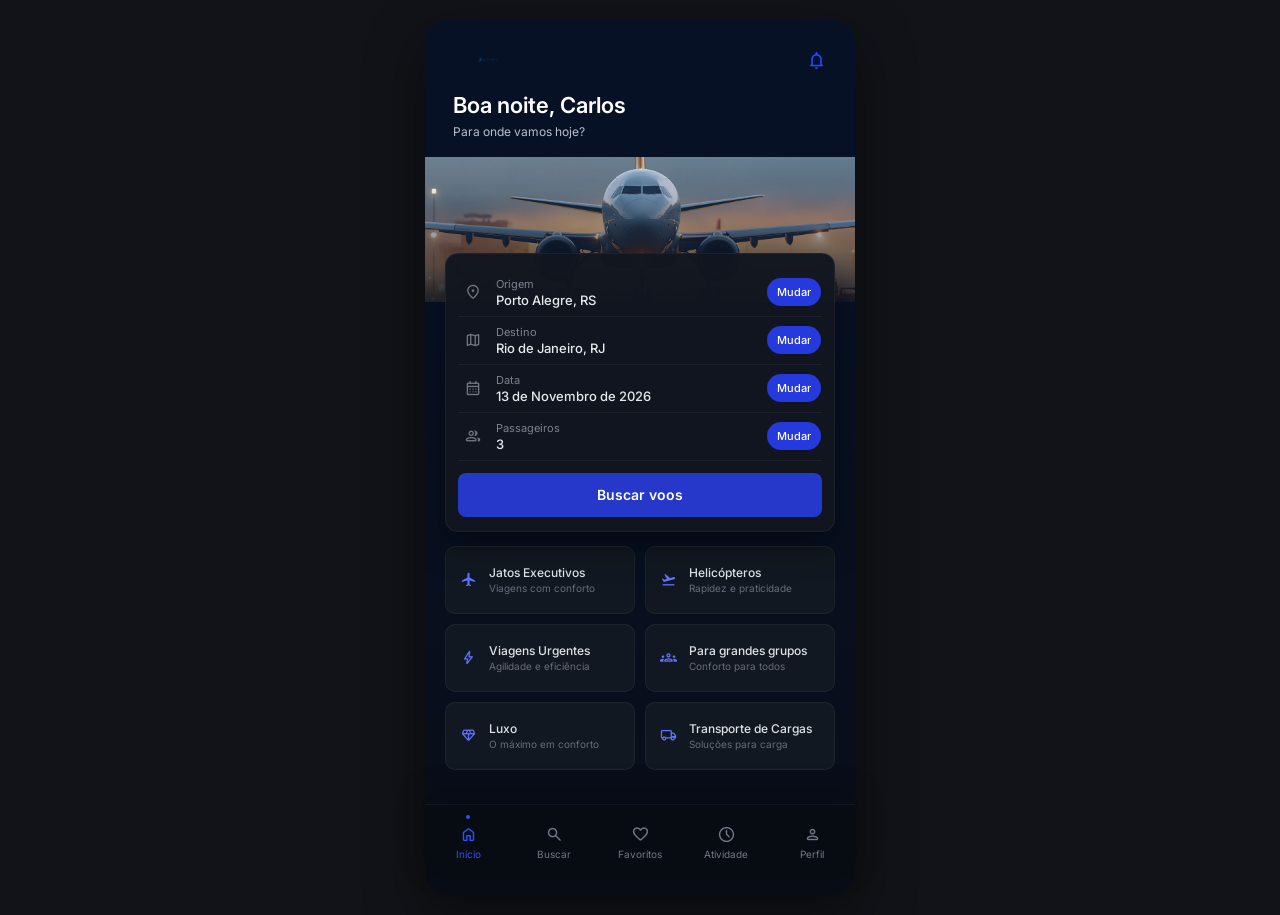
<file: index.html>
<!DOCTYPE html>
<html lang="pt-BR">
<head>
    <meta charset="UTF-8">
    <meta name="viewport" content="width=device-width, initial-scale=1.0">
    <meta name="description" content="Elevate - Busca de voos">
    <title>Elevate - Voos</title>

    <link rel="preconnect" href="https://fonts.googleapis.com">
    <link rel="preconnect" href="https://fonts.gstatic.com" crossorigin>
    <link href="https://fonts.googleapis.com/css2?family=Inter:wght@400;500;600;700&display=swap" rel="stylesheet">

    <link href="https://fonts.googleapis.com/css2?family=Material+Symbols+Rounded:opsz,wght,FILL,GRAD@20..48,400,0,0" rel="stylesheet">

    <link rel="stylesheet" href="css/style.css">
</head>

<body>

    <div class="app">

        <header class="header">

            <div class="logo-area">

            <!--LOGO-->
            <img src="assets/logo.png" alt="Logo Elevate" class="logo">

            </div>

            <button class="notification-button" aria-label="Notificações">
                <span class="material-symbols-rounded">notifications</span>
            </button>

        </header>

        <main class="main-content">

            <section class="welcome">
                <h1>Boa noite, Carlos</h1>
                <p>Para onde vamos hoje?</p>
            </section>

            <section class="hero">

                <img src="assets/aviao.png" alt="Avião executivo da Elevate" class="hero-image">

                <div class="hero-overlay"></div>

            </section>

            <section class="flight-search" aria-label="Buscar voos">

                <div class="search-field">

                    <div class="field-icon">
                        <span class="material-symbols-rounded">location_on</span>
                    </div>

                    <div class="field-content">
                        <span class="field-label">Origem</span>
                        <strong>Porto Alegre, RS</strong>
                    </div>

                    <button class="change-button">Mudar</button>

                </div>


                <div class="search-field">

                    <div class="field-icon">
                        <span class="material-symbols-rounded">map</span>
                    </div>

                    <div class="field-content">
                        <span class="field-label">Destino</span>
                        <strong>Rio de Janeiro, RJ</strong>
                    </div>

                    <button class="change-button">Mudar</button>

                </div>


                <div class="search-field">

                    <div class="field-icon">
                        <span class="material-symbols-rounded">calendar_month</span>
                    </div>

                    <div class="field-content">
                        <span class="field-label">Data</span>
                        <strong>13 de Novembro de 2026</strong>
                    </div>

                    <button class="change-button">Mudar</button>

                </div>


                <div class="search-field">

                    <div class="field-icon">
                        <span class="material-symbols-rounded">group</span>
                    </div>

                    <div class="field-content">
                        <span class="field-label">Passageiros</span>
                        <strong>3</strong>
                    </div>

                    <button class="change-button">Mudar</button>

                </div>


                <button class="search-button">
                    Buscar voos
                </button>

            </section>

            <section class="services">

                <article class="service-card">
                    <span class="service-icon material-symbols-rounded">
                        flight
                    </span>

                    <div>
                        <h2>Jatos Executivos</h2>
                        <p>Viagens com conforto</p>
                    </div>
                </article>


                <article class="service-card">
                    <span class="service-icon material-symbols-rounded">
                        flight_takeoff
                    </span>

                    <div>
                        <h2>Helicópteros</h2>
                        <p>Rapidez e praticidade</p>
                    </div>
                </article>


                <article class="service-card">
                    <span class="service-icon material-symbols-rounded">
                        bolt
                    </span>

                    <div>
                        <h2>Viagens Urgentes</h2>
                        <p>Agilidade e eficiência</p>
                    </div>
                </article>


                <article class="service-card">
                    <span class="service-icon material-symbols-rounded">
                        groups
                    </span>

                    <div>
                        <h2>Para grandes grupos</h2>
                        <p>Conforto para todos</p>
                    </div>
                </article>


                <article class="service-card">
                    <span class="service-icon material-symbols-rounded">
                        diamond
                    </span>

                    <div>
                        <h2>Luxo</h2>
                        <p>O máximo em conforto</p>
                    </div>
                </article>


                <article class="service-card">
                    <span class="service-icon material-symbols-rounded">
                        local_shipping
                    </span>

                    <div>
                        <h2>Transporte de Cargas</h2>
                        <p>Soluções para carga</p>
                    </div>
                </article>

            </section>

        </main>

        <nav class="bottom-navigation" aria-label="Navegação principal">

            <a href="#" class="nav-item active">
                <span class="material-symbols-rounded">home</span>
                <span>Início</span>
            </a>

            <a href="search.html" class="nav-item">
                <span class="material-symbols-rounded">search</span>
                <span>Buscar</span>
            </a>

            <a href="favorites.html" class="nav-item">
                <span class="material-symbols-rounded">favorite</span>
                <span>Favoritos</span>
            </a>

            <a href="atividade.html" class="nav-item">
                <span class="material-symbols-rounded">schedule</span>
                <span>Atividade</span>
            </a>

            <a href="profile.html" class="nav-item">
                <span class="material-symbols-rounded">person</span>
                <span>Perfil</span>
            </a>

        </nav>

    </div>

</body>
</html>
</file>
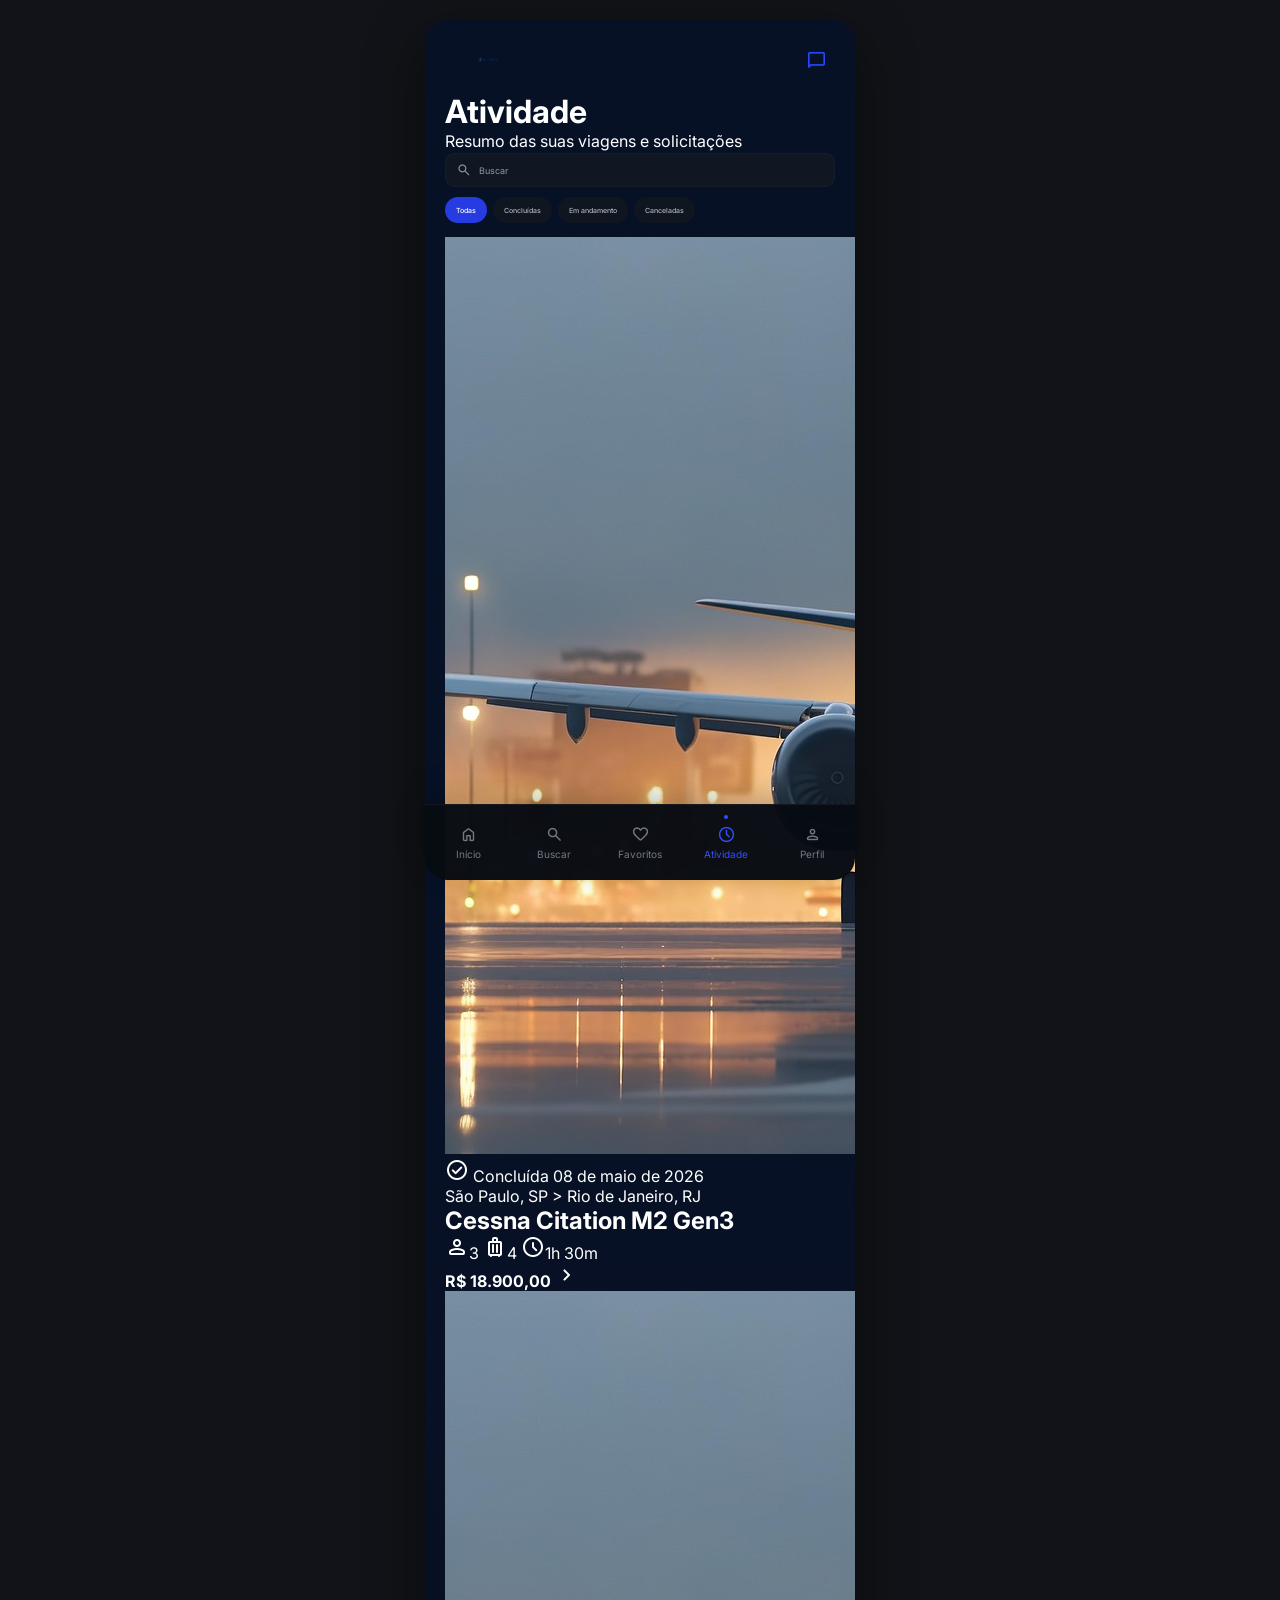
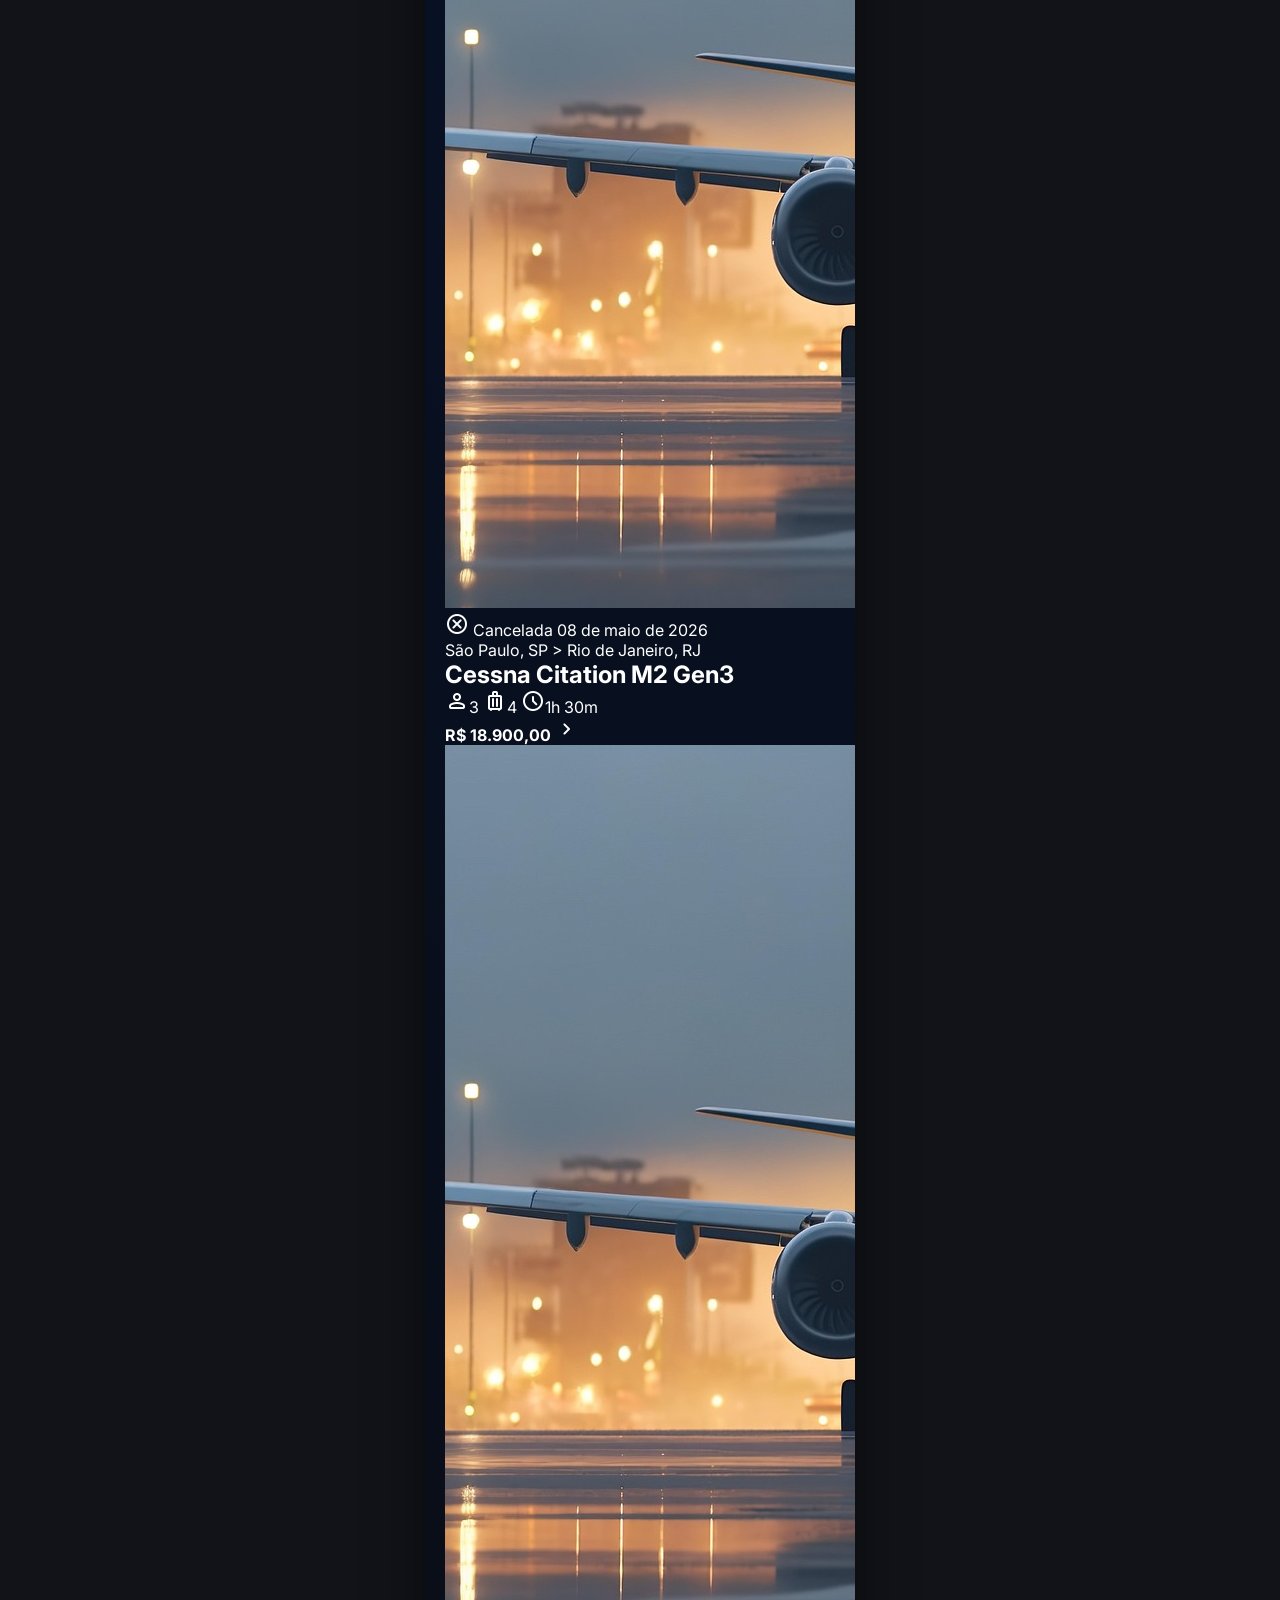
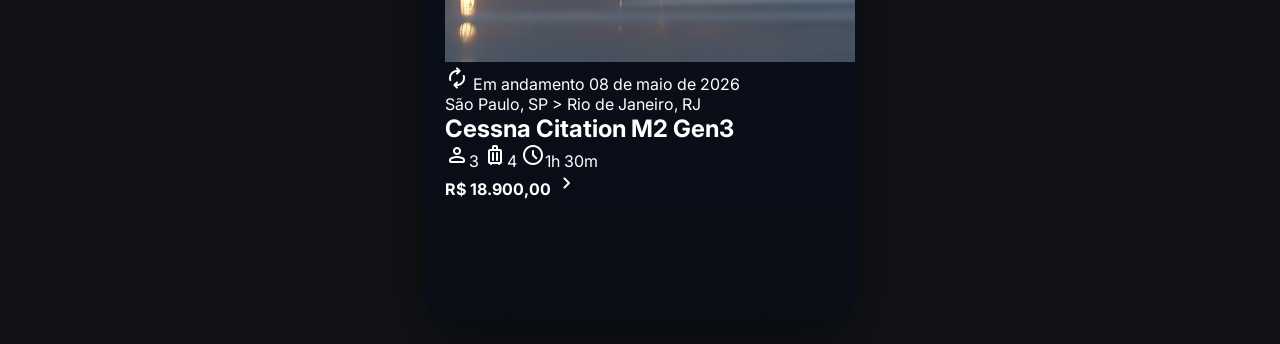
<file: atividade.html>
<!DOCTYPE html>
<html lang="en">
<head>
    <meta charset="UTF-8">
    <meta name="viewport" content="width=device-width, initial-scale=1.0">
    <title>Document</title>
    
    <link rel="stylesheet" href="css/style.css">

    <link rel="preconnect" href="https://fonts.googleapis.com">
    <link rel="preconnect" href="https://fonts.gstatic.com" crossorigin>
    <link href="https://fonts.googleapis.com/css2?family=Inter:wght@400;500;600;700&display=swap" rel="stylesheet">
    <link href="https://fonts.googleapis.com/css2?family=Material+Symbols+Rounded:opsz,wght,FILL,GRAD@20..48,400,0,0" rel="stylesheet">
    
</head>
<body>
<body class="atividade-page">
  <div class="app">

    <header class="header">
      <div class="logo-area">
        <img src="assets/logo.png" alt="Elevate" class="logo">
      </div>
      <button class="notification-button">
        <span class="material-symbols-rounded">chat_bubble_outline</span>
      </button>
    </header>

    <main class="main-content">

      <div class="activity-title">
        <h1>Atividade</h1>
        <p>Resumo das suas viagens e solicitações</p>
      </div>

      <div class="search-area">
        <div class="search-input">
          <span class="material-symbols-rounded">search</span>
          <input type="text" placeholder="Buscar">
        </div>
      </div>

      <div class="filter-area">
        <button class="filter-button active">Todas</button>
        <button class="filter-button">Concluídas</button>
        <button class="filter-button">Em andamento</button>
        <button class="filter-button">Canceladas</button>
      </div>

      <section class="activity-list">

        <article class="activity-card">
          <div class="activity-image">
            <img src="assets/aviao.png" alt="Cessna Citation M2 Gen3">
          </div>
          <div class="activity-info">
            <div class="activity-top">
              <span class="activity-status status-completed">
                <span class="material-symbols-rounded">check_circle</span>
                Concluída
              </span>
              <span class="activity-date">08 de maio de 2026</span>
            </div>
            <p class="activity-route">São Paulo, SP &gt; Rio de Janeiro, RJ</p>
            <h2 class="activity-aircraft">Cessna Citation M2 Gen3</h2>
            <div class="activity-details">
              <span><span class="material-symbols-rounded">person</span>3</span>
              <span><span class="material-symbols-rounded">luggage</span>4</span>
              <span><span class="material-symbols-rounded">schedule</span>1h 30m</span>
            </div>
            <div class="activity-bottom">
              <strong class="activity-price">R$ 18.900,00</strong>
              <span class="material-symbols-rounded activity-arrow">chevron_right</span>
            </div>
          </div>
        </article>

        <article class="activity-card">
          <div class="activity-image">
            <img src="assets/aviao.png" alt="Cessna Citation M2 Gen3">
          </div>
          <div class="activity-info">
            <div class="activity-top">
              <span class="activity-status status-cancelled">
                <span class="material-symbols-rounded">cancel</span>
                Cancelada
              </span>
              <span class="activity-date">08 de maio de 2026</span>
            </div>
            <p class="activity-route">São Paulo, SP &gt; Rio de Janeiro, RJ</p>
            <h2 class="activity-aircraft">Cessna Citation M2 Gen3</h2>
            <div class="activity-details">
              <span><span class="material-symbols-rounded">person</span>3</span>
              <span><span class="material-symbols-rounded">luggage</span>4</span>
              <span><span class="material-symbols-rounded">schedule</span>1h 30m</span>
            </div>
            <div class="activity-bottom">
              <strong class="activity-price">R$ 18.900,00</strong>
              <span class="material-symbols-rounded activity-arrow">chevron_right</span>
            </div>
          </div>
        </article>

        <article class="activity-card">
          <div class="activity-image">
            <img src="assets/aviao.png" alt="Cessna Citation M2 Gen3">
          </div>
          <div class="activity-info">
            <div class="activity-top">
              <span class="activity-status status-progress">
                <span class="material-symbols-rounded">autorenew</span>
                Em andamento
              </span>
              <span class="activity-date">08 de maio de 2026</span>
            </div>
            <p class="activity-route">São Paulo, SP &gt; Rio de Janeiro, RJ</p>
            <h2 class="activity-aircraft">Cessna Citation M2 Gen3</h2>
            <div class="activity-details">
              <span><span class="material-symbols-rounded">person</span>3</span>
              <span><span class="material-symbols-rounded">luggage</span>4</span>
              <span><span class="material-symbols-rounded">schedule</span>1h 30m</span>
            </div>
            <div class="activity-bottom">
              <strong class="activity-price">R$ 18.900,00</strong>
              <span class="material-symbols-rounded activity-arrow">chevron_right</span>
            </div>
          </div>
        </article>

      </section>

    </main>

    <nav class="bottom-navigation">
      <a href="index.html" class="nav-item">
        <span class="material-symbols-rounded">home</span>Início
      </a>
      <a href="search.html" class="nav-item">
        <span class="material-symbols-rounded">search</span>Buscar
      </a>
      <a href="favorites.html" class="nav-item">
        <span class="material-symbols-rounded">favorite</span>Favoritos
      </a>
      <a href="atividade.html" class="nav-item active">
        <span class="material-symbols-rounded">schedule</span>Atividade
      </a>
      <a href="profile.html" class="nav-item">
        <span class="material-symbols-rounded">person</span>Perfil
      </a>
    </nav>

  </div>
</body>

</body>
</html>
</file>
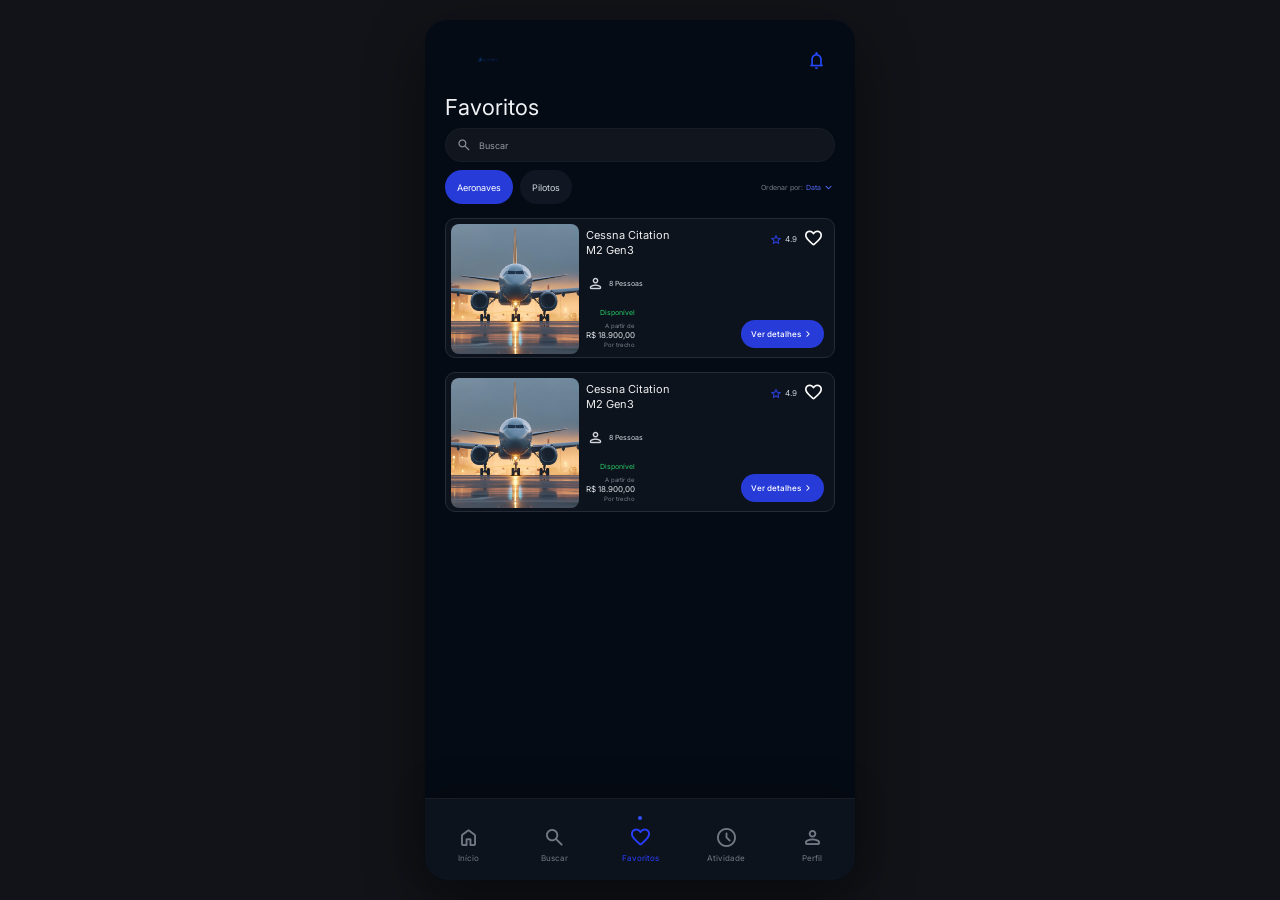
<file: favorites.html>
<!DOCTYPE html>
<html lang="pt-BR">

<head>
    <meta charset="UTF-8">

    <meta name="viewport" content="width=device-width, initial-scale=1.0">

    <title>Elevate - Favoritos</title>

    <!-- Fonte -->
    <link rel="preconnect" href="https://fonts.googleapis.com">
    <link rel="preconnect" href="https://fonts.gstatic.com" crossorigin>

    <link
        href="https://fonts.googleapis.com/css2?family=Inter:wght@400;500;600;700&display=swap"
        rel="stylesheet"
    >

    <!-- Ícones -->
    <link
        href="https://fonts.googleapis.com/css2?family=Material+Symbols+Rounded"
        rel="stylesheet"
    >

    <link rel="stylesheet" href="css/style.css">
</head>

<body>

    <div class="app favorites-page">

        <!-- TOPO -->
        <header class="header">

            <a href="index.html" class="logo-area">
                <img
                    src="assets/logo.png"
                    alt="Logo da Elevate"
                    class="logo"
                >
            </a>

            <button class="notification-button">
                <span class="material-symbols-rounded">
                    notifications
                </span>
            </button>

        </header>


        <main class="main-content">

            <!-- TÍTULO -->
            <section class="favorites-title">

                <h1>Favoritos</h1>

            </section>


            <!-- PESQUISA -->
            <section class="favorites-search">

                <div class="search-input">

                    <span class="material-symbols-rounded">
                        search
                    </span>

                    <input
                        type="text"
                        placeholder="Buscar"
                    >

                </div>

            </section>


            <!-- FILTROS -->
            <section class="favorites-filters">

                <div class="filter-buttons">

                    <button class="favorite-filter active">
                        Aeronaves
                    </button>

                    <button class="favorite-filter">
                        Pilotos
                    </button>

                </div>


                <div class="sort">

                    <span>Ordenar por:</span>

                    <button class="sort-button">
                        Data
                        <span class="material-symbols-rounded">
                            expand_more
                        </span>
                    </button>

                </div>

            </section>


            <!-- LISTA DE FAVORITOS -->
            <section class="favorite-aircrafts">

                <h2 class="visually-hidden">
                    Aeronaves favoritas
                </h2>


                <!-- PRIMEIRO AVIÃO -->
                <article class="favorite-card">

                    <div class="favorite-image">

                        <img
                            src="assets/aviao.png"
                            alt="Cessna Citation M2 Gen3"
                        >

                    </div>


                    <div class="favorite-info">

                        <div class="favorite-top">

                            <div>

                                <h3>
                                    Cessna Citation
                                </h3>

                                <p>
                                    M2 Gen3
                                </p>

                            </div>

                            <div class="favorite-rating">

                                <span class="material-symbols-rounded star">
                                    star
                                </span>

                                <span>4.9</span>

                                <span class="material-symbols-rounded heart">
                                    favorite
                                </span>

                            </div>

                        </div>


                        <div class="people">

                            <span class="material-symbols-rounded">
                                person
                            </span>

                            <span>
                                8 Pessoas
                            </span>

                        </div>


                        <div class="favorite-bottom">

                            <div class="favorite-price">

                                <span>Disponível</span>

                                <small>A partir de</small>

                                <strong>
                                    R$ 18.900,00
                                </strong>

                                <small>
                                    Por trecho
                                </small>

                            </div>


                            <button class="details-button">
                                Ver detalhes
                                <span class="material-symbols-rounded">
                                    chevron_right
                                </span>
                            </button>

                        </div>

                    </div>

                </article>


                <!-- SEGUNDO AVIÃO -->
                <article class="favorite-card">

                    <div class="favorite-image">

                        <img
                            src="assets/aviao.png"
                            alt="Cessna Citation M2 Gen3"
                        >

                    </div>


                    <div class="favorite-info">

                        <div class="favorite-top">

                            <div>

                                <h3>
                                    Cessna Citation
                                </h3>

                                <p>
                                    M2 Gen3
                                </p>

                            </div>

                            <div class="favorite-rating">

                                <span class="material-symbols-rounded star">
                                    star
                                </span>

                                <span>4.9</span>

                                <span class="material-symbols-rounded heart">
                                    favorite
                                </span>

                            </div>

                        </div>


                        <div class="people">

                            <span class="material-symbols-rounded">
                                person
                            </span>

                            <span>
                                8 Pessoas
                            </span>

                        </div>


                        <div class="favorite-bottom">

                            <div class="favorite-price">

                                <span>Disponível</span>

                                <small>A partir de</small>

                                <strong>
                                    R$ 18.900,00
                                </strong>

                                <small>
                                    Por trecho
                                </small>

                            </div>


                            <button class="details-button">
                                Ver detalhes
                                <span class="material-symbols-rounded">
                                    chevron_right
                                </span>
                            </button>

                        </div>

                    </div>

                </article>

            </section>

        </main>


        <!-- MENU DE BAIXO -->
        <nav class="bottom-navigation">

            <a href="index.html" class="nav-item">

                <span class="material-symbols-rounded">
                    home
                </span>

                <span>Início</span>

            </a>


            <a href="search.html" class="nav-item">

                <span class="material-symbols-rounded">
                    search
                </span>

                <span>Buscar</span>

            </a>


            <a href="favorites.html" class="nav-item active">

                <span class="material-symbols-rounded">
                    favorite
                </span>

                <span>Favoritos</span>

            </a>


            <a href="atividade.html" class="nav-item">

                <span class="material-symbols-rounded">
                    schedule
                </span>

                <span>Atividade</span>

            </a>


            <a href="profile.html" class="nav-item">

                <span class="material-symbols-rounded">
                    person
                </span>

                <span>Perfil</span>

            </a>

        </nav>

    </div>

</body>

</html>
</file>
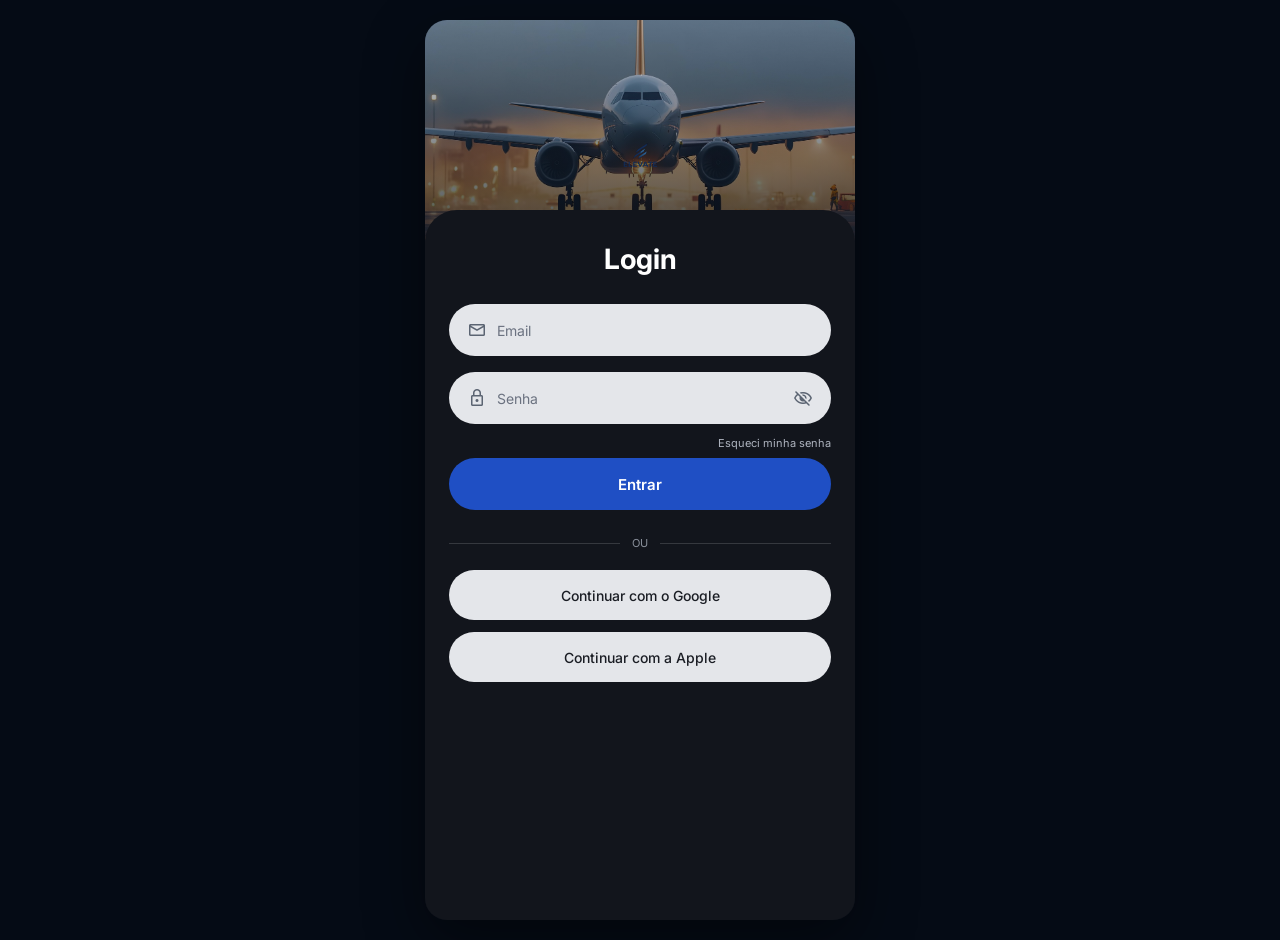
<file: login.html>
<!DOCTYPE html>
<html lang="pt-BR">
<head>
    <meta charset="UTF-8">
    <meta name="viewport" content="width=device-width, initial-scale=1.0">
    <title>Elevate | Login</title>

    <link rel="preconnect" href="https://fonts.googleapis.com">
    <link rel="preconnect" href="https://fonts.gstatic.com" crossorigin>
    <link href="https://fonts.googleapis.com/css2?family=Inter:wght@400;500;600;700&display=swap" rel="stylesheet">
    <link rel="stylesheet" href="https://fonts.googleapis.com/css2?family=Material+Symbols+Rounded:opsz,wght,FILL,GRAD@20..48,100..700,0..1,-50..200">

    <link rel="stylesheet" href="css/style.css">
</head>
<body class="login-page">

    <div class="app login-app">

        <div class="login-hero">
            <img src="assets/aviao.png" alt="" class="login-hero-image">
            <div class="login-hero-overlay"></div>
            <img src="assets/logo2.png" alt="Elevate" class="login-hero-logo">
        </div>

        <div class="login-card">

            <h1 class="login-title">Login</h1>

            <form class="login-form">

                <div class="input-field">
                    <span class="material-symbols-rounded">mail</span>
                    <input type="email" placeholder="Email" required>
                </div>

                <div class="input-field">
                    <span class="material-symbols-rounded">lock</span>
                    <input type="password" placeholder="Senha" required>
                    <button type="button" class="toggle-password">
                        <span class="material-symbols-rounded">visibility_off</span>
                    </button>
                </div>

                <a href="#" class="forgot-password">Esqueci minha senha</a>

            </form>

            <a href="index.html" class="login-button">Entrar</a>

            <div class="divider">
                <span>OU</span>
            </div>

            <div class="social-buttons">
                <button type="button" class="social-button">
                    Continuar com o Google
                </button>

                <button type="button" class="social-button">
                    Continuar com a Apple
                </button>
            </div>

        </div>

    </div>

</body>
</html>
</file>
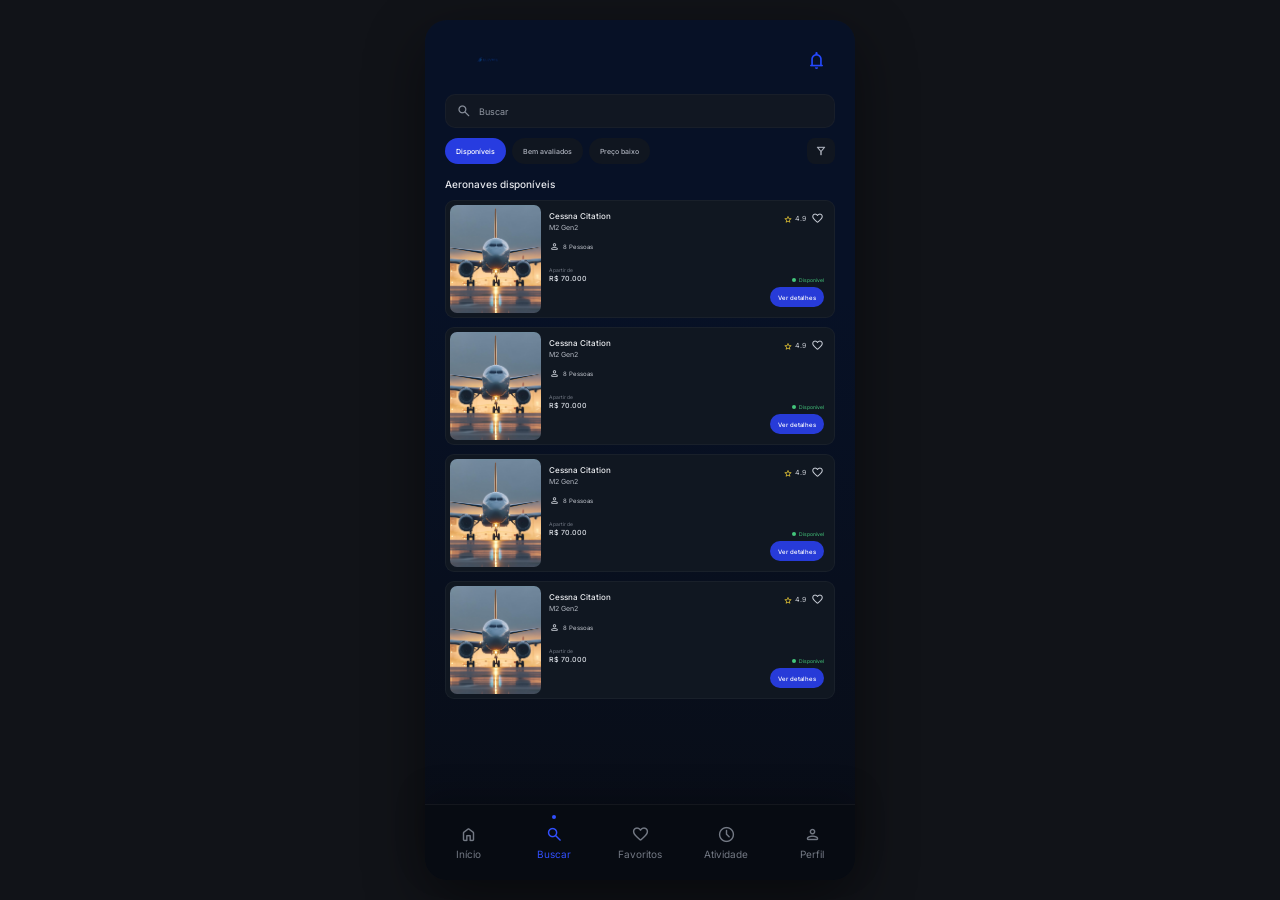
<file: search.html>
<!DOCTYPE html>
<html lang="pt-BR">

<head>
    <meta charset="UTF-8">

    <meta
        name="viewport"
        content="width=device-width, initial-scale=1.0"
    >

    <meta
        name="description"
        content="Pesquise e encontre aeronaves disponíveis na Elevate"
    >

    <title>Elevate - Buscar</title>

    <link rel="preconnect" href="https://fonts.googleapis.com">
    <link rel="preconnect" href="https://fonts.gstatic.com" crossorigin>

    <link
        href="https://fonts.googleapis.com/css2?family=Inter:wght@400;500;600;700&display=swap"
        rel="stylesheet"
    >
    <link
        href="https://fonts.googleapis.com/css2?family=Material+Symbols+Rounded:opsz,wght,FILL,GRAD@20..48,400,0,0"
        rel="stylesheet"
    >

    <link rel="stylesheet" href="css/style.css">
</head>

<body>

    <div class="app search-page">

        <!-- =================================
             CABEÇALHO
        ================================== -->

        <header class="header">

            <a href="index.html" class="logo-area">

                <img
                    src="assets/logo.png"
                    alt="Logo Elevate"
                    class="logo"
                >

            </a>

            <button
                class="notification-button"
                aria-label="Notificações"
            >
                <span class="material-symbols-rounded">
                    notifications
                </span>
            </button>

        </header>


        <!-- =================================
             CONTEÚDO PRINCIPAL
        ================================== -->

        <main class="main-content">

            <!-- Campo de pesquisa -->

            <section class="search-area">

                <label
                    for="flight-search"
                    class="visually-hidden"
                >
                    Pesquisar aeronave
                </label>

                <div class="search-input">

                    <span class="material-symbols-rounded">
                        search
                    </span>

                    <input
                        type="search"
                        id="flight-search"
                        name="flight-search"
                        placeholder="Buscar"
                    >

                </div>

            </section>


            <!-- =================================
                 FILTROS
            ================================== -->

            <section
                class="filter-area"
                aria-label="Filtros de pesquisa"
            >

                <button class="filter-button active">
                    Disponíveis
                </button>

                <button class="filter-button">
                    Bem avaliados
                </button>

                <button class="filter-button">
                    Preço baixo
                </button>

                <button
                    class="filter-icon-button"
                    aria-label="Mais filtros"
                >
                    <span class="material-symbols-rounded">
                        filter_alt
                    </span>
                </button>

            </section>


            <!-- =================================
                 AERONAVES
            ================================== -->

            <section class="aircraft-section">

                <div class="section-heading">
                    <h1>Aeronaves disponíveis</h1>
                </div>


                <!-- =============================
                     CARD 1
                ============================== -->

                <article class="aircraft-card">

                    <div class="aircraft-image">

                        <img
                            src="assets/aviao.png"
                            alt="Cessna Citation M2 Gen2"
                        >

                    </div>


                    <div class="aircraft-info">

                        <div class="aircraft-title-row">

                            <div>
                                <h2>
                                    Cessna Citation
                                </h2>

                                <p>
                                    M2 Gen2
                                </p>
                            </div>

                            <div class="aircraft-rating">
                                <span class="material-symbols-rounded">
                                    star
                                </span>

                                <span>4.9</span>

                                <span class="material-symbols-rounded favorite-icon">
                                    favorite_border
                                </span>
                            </div>

                        </div>


                        <div class="aircraft-passengers">

                            <span class="material-symbols-rounded">
                                person
                            </span>

                            <span>8 Pessoas</span>

                        </div>


                        <div class="aircraft-bottom">

                            <div class="aircraft-price">

                                <span>
                                    A partir de
                                </span>

                                <strong>
                                    R$ 70.000
                                </strong>

                            </div>


                            <div class="aircraft-status">

                                <span class="status-dot"></span>

                                Disponível

                            </div>

                        </div>


                        <button class="details-button">
                            Ver detalhes
                        </button>

                    </div>

                </article>


                <!-- =============================
                     CARD 2
                ============================== -->

                <article class="aircraft-card">

                    <div class="aircraft-image">

                        <img
                            src="assets/aviao.png"
                            alt="Cessna Citation M2 Gen2"
                        >

                    </div>


                    <div class="aircraft-info">

                        <div class="aircraft-title-row">

                            <div>
                                <h2>
                                    Cessna Citation
                                </h2>

                                <p>
                                    M2 Gen2
                                </p>
                            </div>

                            <div class="aircraft-rating">

                                <span class="material-symbols-rounded">
                                    star
                                </span>

                                <span>4.9</span>

                                <span class="material-symbols-rounded favorite-icon">
                                    favorite_border
                                </span>

                            </div>

                        </div>


                        <div class="aircraft-passengers">

                            <span class="material-symbols-rounded">
                                person
                            </span>

                            <span>8 Pessoas</span>

                        </div>


                        <div class="aircraft-bottom">

                            <div class="aircraft-price">

                                <span>
                                    A partir de
                                </span>

                                <strong>
                                    R$ 70.000
                                </strong>

                            </div>


                            <div class="aircraft-status">

                                <span class="status-dot"></span>

                                Disponível

                            </div>

                        </div>


                        <button class="details-button">
                            Ver detalhes
                        </button>

                    </div>

                </article>


                <!-- =============================
                     CARD 3
                ============================== -->

                <article class="aircraft-card">

                    <div class="aircraft-image">

                        <img
                            src="assets/aviao.png"
                            alt="Cessna Citation M2 Gen2"
                        >

                    </div>


                    <div class="aircraft-info">

                        <div class="aircraft-title-row">

                            <div>
                                <h2>
                                    Cessna Citation
                                </h2>

                                <p>
                                    M2 Gen2
                                </p>
                            </div>

                            <div class="aircraft-rating">

                                <span class="material-symbols-rounded">
                                    star
                                </span>

                                <span>4.9</span>

                                <span class="material-symbols-rounded favorite-icon">
                                    favorite_border
                                </span>

                            </div>

                        </div>


                        <div class="aircraft-passengers">

                            <span class="material-symbols-rounded">
                                person
                            </span>

                            <span>8 Pessoas</span>

                        </div>


                        <div class="aircraft-bottom">

                            <div class="aircraft-price">

                                <span>
                                    A partir de
                                </span>

                                <strong>
                                    R$ 70.000
                                </strong>

                            </div>


                            <div class="aircraft-status">

                                <span class="status-dot"></span>

                                Disponível

                            </div>

                        </div>


                        <button class="details-button">
                            Ver detalhes
                        </button>

                    </div>

                </article>


                <!-- =============================
                     CARD 4
                ============================== -->

                <article class="aircraft-card">

                    <div class="aircraft-image">

                        <img
                            src="assets/aviao.png"
                            alt="Cessna Citation M2 Gen2"
                        >

                    </div>


                    <div class="aircraft-info">

                        <div class="aircraft-title-row">

                            <div>
                                <h2>
                                    Cessna Citation
                                </h2>

                                <p>
                                    M2 Gen2
                                </p>
                            </div>

                            <div class="aircraft-rating">

                                <span class="material-symbols-rounded">
                                    star
                                </span>

                                <span>4.9</span>

                                <span class="material-symbols-rounded favorite-icon">
                                    favorite_border
                                </span>

                            </div>

                        </div>


                        <div class="aircraft-passengers">

                            <span class="material-symbols-rounded">
                                person
                            </span>

                            <span>8 Pessoas</span>

                        </div>


                        <div class="aircraft-bottom">

                            <div class="aircraft-price">

                                <span>
                                    A partir de
                                </span>

                                <strong>
                                    R$ 70.000
                                </strong>

                            </div>


                            <div class="aircraft-status">

                                <span class="status-dot"></span>

                                Disponível

                            </div>

                        </div>


                        <button class="details-button">
                            Ver detalhes
                        </button>

                    </div>

                </article>

            </section>

        </main>


        <!-- =================================
             MENU INFERIOR
        ================================== -->

        <nav
            class="bottom-navigation"
            aria-label="Navegação principal"
        >

            <a
                href="index.html"
                class="nav-item"
            >
                <span class="material-symbols-rounded">
                    home
                </span>

                <span>Início</span>
            </a>


            <a
                href="search.html"
                class="nav-item active"
            >
                <span class="material-symbols-rounded">
                    search
                </span>

                <span>Buscar</span>
            </a>


            <a
                href="favorites.html"
                class="nav-item"
            >
                <span class="material-symbols-rounded">
                    favorite
                </span>

                <span>Favoritos</span>
            </a>


            <a
                href="atividade.html"
                class="nav-item"
            >
                <span class="material-symbols-rounded">
                    schedule
                </span>

                <span>Atividade</span>
            </a>


            <a
                href="profile.html"
                class="nav-item"
            >
                <span class="material-symbols-rounded">
                    person
                </span>

                <span>Perfil</span>
            </a>

        </nav>

    </div>

</body>

</html>
</file>
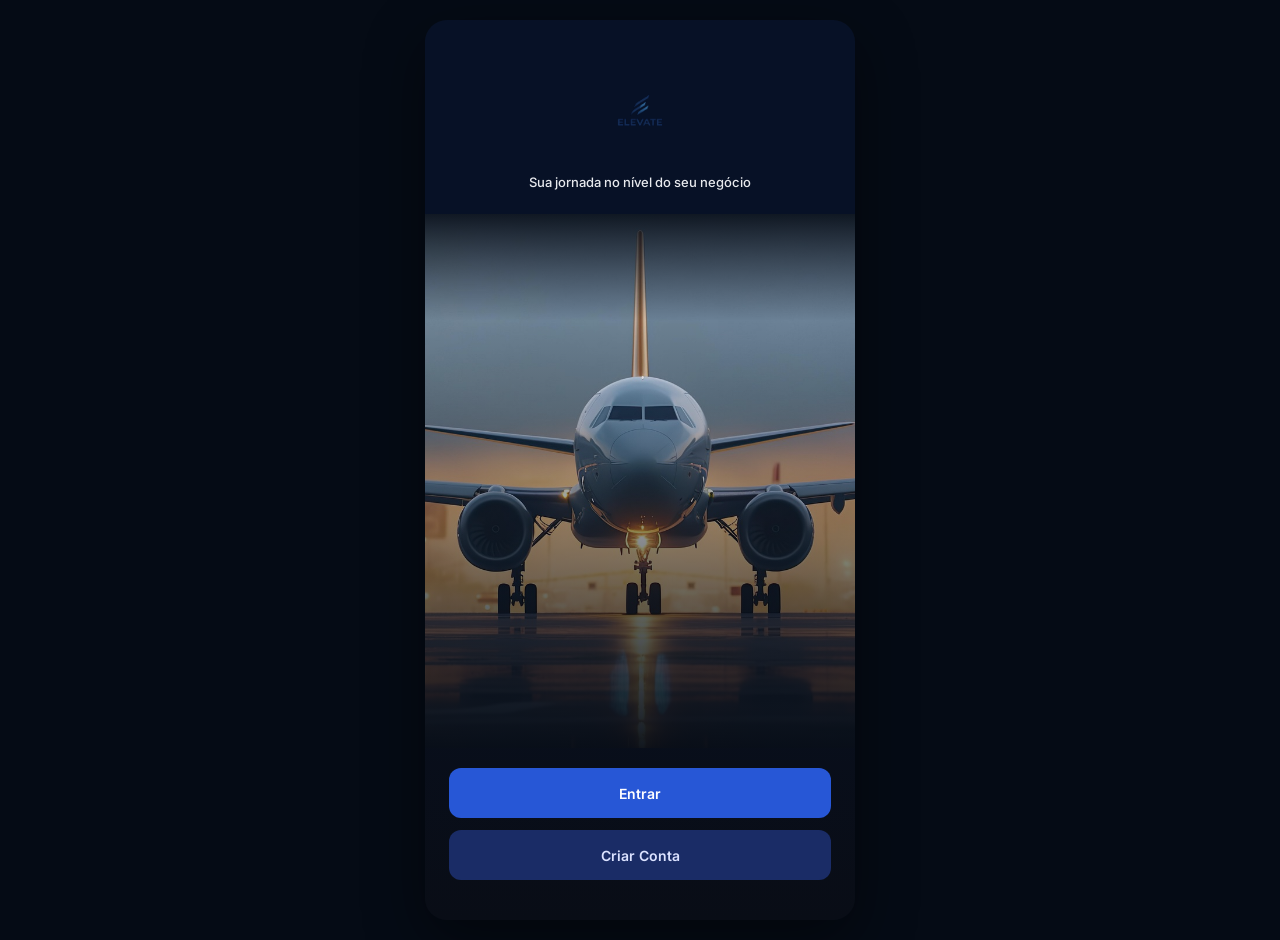
<file: splash.html>
<!DOCTYPE html>
<html lang="pt-BR">
<head>
    <meta charset="UTF-8">
    <meta name="viewport" content="width=device-width, initial-scale=1.0">
    <title>Elevate | Bem-vindo</title>

    <link rel="preconnect" href="https://fonts.googleapis.com">
    <link rel="preconnect" href="https://fonts.gstatic.com" crossorigin>
    <link href="https://fonts.googleapis.com/css2?family=Inter:wght@400;500;600;700&display=swap" rel="stylesheet">
    <link rel="stylesheet" href="https://fonts.googleapis.com/css2?family=Material+Symbols+Rounded:opsz,wght,FILL,GRAD@20..48,100..700,0..1,-50..200">

    <link rel="stylesheet" href="css/style.css">
</head>
<body class="splash-page">

    <div class="app splash-app">

        <div class="splash-content">

            <div class="splash-top">
                <img src="assets/logo2.png" alt="Elevate" class="splash-logo">
                <p class="splash-tagline">Sua jornada no nível do seu negócio</p>
            </div>

            <div class="splash-hero">
                <img src="assets/aviao.png" alt="" class="splash-hero-image">
                <div class="splash-hero-overlay"></div>
            </div>

            <div class="splash-actions">
                <a href="login.html" class="splash-button primary">Entrar</a>
                <a href="createaccount.html" class="splash-button secondary">Criar Conta</a>
            </div>

        </div>

    </div>

</body>
</html>
</file>
<file: css/style.css>
* {
    margin: 0;
    padding: 0;
    box-sizing: border-box;
}

html {
    width: 100%;
    min-height: 100%;
}

body {
    width: 100%;
    min-height: 100vh;
    overflow-x: hidden;

    background: #111318;
    color: #ffffff;

    font-family: "Inter", sans-serif;
}

.app {
    position: relative;

    width: 100%;
    max-width: 430px;
    min-height: 100vh;

    margin: 0 auto;

    background: linear-gradient(180deg, #071126 0%, #071126 32%, #090d16 100%);

    overflow-x: hidden;
}

.header {
    width: 100%;
    min-height: 70px;
    padding: 16px 20px 8px;
    display: flex;
    align-items: center;
    justify-content: space-between;
}

.logo-area {
    display: flex;
    align-items: center;
    justify-content: flex-start;
}

.logo {
    display: block;
    height: 48px;
    width: auto;
    object-fit: contain;
}

.notification-button {
    width: 38px;
    height: 38px;

    display: flex;
    align-items: center;
    justify-content: center;

    border: 0;
    background: transparent;

    color: #2549ff;
    cursor: pointer;

    transition: 0.25s;
}

.notification-button:hover {
    transform: scale(1.08);
}

.notification-button .material-symbols-rounded {
    font-size: 21px;
}

.main-content {
    width: 100%;

    padding: 0 20px 125px;
}

.welcome {
    padding: 0 8px;
    margin-bottom: 18px;
}

.welcome h1 {
    font-size: 22px;
    line-height: 1.25;
    font-weight: 600;
}

.welcome p {
    margin-top: 4px;

    color: #b9beca;

    font-size: 12px;
    font-weight: 400;
}

.hero {
    position: relative;

    width: calc(100% + 40px);
    height: 145px;

    margin-left: -20px;

    overflow: hidden;

    background: linear-gradient(180deg, rgba(7, 17, 38, 0.15), rgba(7, 17, 38, 0.75));
}

.hero-image {
    position: absolute;

    top: 0;
    left: 0;
    width: 100%;
    height: 100%;

    object-fit: cover;
}

.hero-overlay {
    position: absolute;

    top: 0;
    left: 0;
    right: 0;
    bottom: 0;

    background: linear-gradient(180deg, rgba(7, 17, 38, 0) 0%, rgba(7, 17, 38, 0.1) 25%, rgba(7, 17, 38, 0.88) 100%);
}

.flight-search {
    position: relative;

    width: 100%;

    margin-top: -49px;
    padding: 15px 12px 14px;

    border-radius: 13px;

    background: rgba(18, 22, 31, 0.97);

    border: 1px solid rgba(255, 255, 255, 0.05);

    box-shadow: 0 12px 35px rgba(0, 0, 0, 0.45);
}

.search-field {
    min-height: 48px;

    display: flex;
    align-items: center;

    gap: 9px;

    padding: 5px 1px;

    border-bottom: 1px solid rgba(255, 255, 255, 0.05);
}

.search-field:last-child {
    border-bottom: none;
}

.field-icon {
    width: 28px;
    height: 34px;

    display: flex;
    align-items: center;
    justify-content: center;

    color: #707681;
}

.field-icon .material-symbols-rounded {
    font-size: 18px;
}

.field-content {
    flex: 1;

    display: flex;
    flex-direction: column;
    justify-content: center;

    gap: 1px;
}

.field-label {
    color: #7c828e;
    font-size: 11px;
}

.field-content strong {
    display: block;
    overflow: hidden;
    text-overflow: ellipsis;
    white-space: nowrap;
    color: #e7e9ed;
    font-size: 13px;
    font-weight: 500;
}

.change-button {
    min-width: 50px;
    height: 28px;
    padding: 0 10px;
    border: 0;
    border-radius: 20px;
    background: #2539dc;
    color: #ffffff;
    font-family: inherit;
    font-size: 11px;
    font-weight: 500;
    cursor: pointer;
    transition: 0.25s;
}

.search-button {
    width: 100%;
    height: 44px;
    margin-top: 12px;
    border: 0;
    border-radius: 8px;
    background: #2638c9;
    color: #ffffff;
    font-family: inherit;
    font-size: 14px;
    font-weight: 600;
    cursor: pointer;
    transition: 0.25s;
}

.search-button:hover {
    background: #3048ec;
}

.services {
    width: 100%;

    display: grid;
    grid-template-columns: repeat(2, 1fr);

    gap: 10px;

    margin-top: 14px;
}

.service-card {
    min-height: 68px;

    padding: 12px 10px;

    display: flex;
    align-items: center;

    gap: 8px;

    border-radius: 10px;

    background: #121821;

    border: 1px solid rgba(255, 255, 255, 0.05);

    transition: 0.25s;
}

.service-card:hover {
    background: #171e2a;
}

.service-icon {
    width: 25px;
    height: 25px;

    display: flex;
    align-items: center;
    justify-content: center;

    color: #6172ff;

    font-size: 17px;
}

.service-card h2 {
    color: #dfe2e8;
    font-size: 12px;
    line-height: 1.25;
    font-weight: 500;
}

.service-card p {
    margin-top: 2px;
    color: #666d79;
    font-size: 10px;
    line-height: 1.25;
}

.bottom-navigation {
    position: fixed;

    left: 50%;
    bottom: 0;

    transform: translateX(-50%);

    width: 100%;
    max-width: 430px;

    height: 76px;

    display: flex;
    align-items: center;
    justify-content: space-around;

    background: rgba(8, 12, 19, 0.98);

    border-top: 1px solid rgba(255, 255, 255, 0.05);

    box-shadow: 0 -10px 30px rgba(0, 0, 0, 0.22);
}

.nav-item {
    position: relative;
    min-width: 54px;
    display: flex;
    flex-direction: column;
    align-items: center;
    justify-content: center;
    gap: 4px;
    color: #737984;
    text-decoration: none;
    font-size: 10px;
    font-weight: 400;
}

.nav-item .material-symbols-rounded {
    font-size: 19px;
}

.nav-item:hover {
    color: #b5bdff;
}

.nav-item.active {
    color: #3150ff;
}

.nav-item.active::before {
    content: "";

    position: absolute;

    top: -10px;

    width: 4px;
    height: 4px;

    border-radius: 50%;

    background: #3150ff;
}

@media (min-width: 600px) {

    body {
        display: flex;
        justify-content: center;

        padding: 20px 0;
    }

    .app {
        min-height: calc(100vh - 40px);

        border-radius: 22px;

        box-shadow: 0 20px 60px rgba(0, 0, 0, 0.45);
    }

    .bottom-navigation {
        bottom: 20px;

        border-radius: 0 0 22px 22px;
    }
}

@media (max-width: 360px) {

    .header {
        height: 70px;
        padding-left: 18px;
        padding-right: 18px;
    }

    .main-content {
        padding-left: 16px;
        padding-right: 16px;
    }

    .hero {
        width: calc(100% + 32px);
        margin-left: -16px;
    }

    .welcome h1 {
        font-size: 19px;
    }

    .flight-search {
        padding-left: 9px;
        padding-right: 9px;
    }

    .services {
        gap: 7px;
    }

    .service-card {
        padding: 9px 7px;
    }

    .service-icon {
        width: 21px;
        font-size: 15px;
    }

    .nav-item {
        min-width: 48px;
        font-size: 6px;
    }
}

/* =========================================
   PÁGINA DE PESQUISA
========================================= */

.search-page .main-content {
    padding-top: 0;
}

.search-area {
    width: 100%;
    margin-top: 2px;
    margin-bottom: 10px;
}

.search-input {
    width: 100%;
    height: 34px;

    display: flex;
    align-items: center;

    gap: 7px;

    padding: 0 10px;

    background: #111722;

    border: 1px solid rgba(255, 255, 255, 0.03);

    border-radius: 10px;

    transition: 0.25s;
}

.search-input:focus-within {
    border-color: rgba(53, 78, 255, 0.55);
}

.search-input .material-symbols-rounded {
    color: #89909c;
    font-size: 16px;
}

.search-input input {
    width: 100%;

    border: 0;
    outline: 0;

    background: transparent;

    color: #ffffff;

    font-family: "Inter", sans-serif;

    font-size: 9px;
}

.search-input input::placeholder {
    color: #9298a3;
}

.filter-area {
    width: 100%;

    display: flex;
    align-items: center;

    gap: 6px;

    margin-bottom: 14px;
}

.filter-button {
    height: 26px;

    padding: 0 11px;

    border: 0;
    border-radius: 14px;

    background: #101620;

    color: #adb2bd;

    font-family: "Inter", sans-serif;

    font-size: 7px;
    font-weight: 500;

    white-space: nowrap;

    cursor: pointer;

    transition: 0.25s;
}

.filter-button:hover {
    background: #192131;
}

.filter-button.active {
    background: #273ce0;
    color: #ffffff;
}

.filter-icon-button {
    width: 28px;
    height: 26px;

    margin-left: auto;

    display: flex;
    align-items: center;
    justify-content: center;

    border: 0;
    border-radius: 8px;

    background: #101620;

    color: #adb2bd;

    cursor: pointer;

    transition: 0.25s;
}

.filter-icon-button:hover {
    background: #192131;
    color: #ffffff;
}

.filter-icon-button .material-symbols-rounded {
    font-size: 14px;
}

.aircraft-section {
    width: 100%;
}

.section-heading {
    margin-bottom: 9px;
}

.section-heading h1 {
    color: #e6e8ed;

    font-size: 10px;
    font-weight: 500;

    line-height: 1.3;
}

.aircraft-card {
    width: 100%;
    min-height: 116px;

    display: flex;

    margin-bottom: 9px;

    padding: 4px;

    border-radius: 9px;

    background: #101721;

    border: 1px solid rgba(255, 255, 255, 0.04);

    overflow: hidden;

    transition: 0.25s;
}

.aircraft-card:hover {
    background: #141c27;

    border-color: rgba(59, 82, 255, 0.45);
}

.aircraft-image {
    width: 91px;
    height: 108px;

    overflow: hidden;

    border-radius: 7px;

    background: #192230;
}

.aircraft-image img {
    display: block;

    width: 100%;
    height: 100%;

    object-fit: cover;
}

.aircraft-info {
    flex: 1;

    padding: 7px 6px 6px 8px;

    display: flex;
    flex-direction: column;
}

.aircraft-title-row {
    display: flex;
    justify-content: space-between;
    align-items: flex-start;

    gap: 4px;
}

.aircraft-title-row h2 {
    color: #e9ebef;

    font-size: 8px;
    font-weight: 500;

    line-height: 1.2;
}

.aircraft-title-row p {
    margin-top: 1px;

    color: #b0b5bf;

    font-size: 7px;
}

.aircraft-rating {
    display: flex;
    align-items: center;

    gap: 2px;

    color: #c4c8d0;

    font-size: 7px;

    white-space: nowrap;
}

.aircraft-rating .material-symbols-rounded:first-child {
    color: #d6b933;
    font-size: 10px;
}

.aircraft-rating .favorite-icon {
    margin-left: 3px;

    color: #cbd0d9;

    font-size: 13px;
}

.aircraft-passengers {
    display: flex;
    align-items: center;

    gap: 3px;

    margin-top: 9px;

    color: #c4c8d0;

    font-size: 6px;
}

.aircraft-passengers .material-symbols-rounded {
    font-size: 11px;
}

.aircraft-bottom {
    display: flex;
    align-items: flex-end;
    justify-content: space-between;

    gap: 4px;

    margin-top: auto;
    margin-bottom: 4px;
}

.aircraft-price {
    display: flex;
    flex-direction: column;
}

.aircraft-price span {
    color: #727985;

    font-size: 5px;
}

.aircraft-price strong {
    margin-top: 1px;

    color: #dce0e7;

    font-size: 7px;
    font-weight: 500;
}

.aircraft-status {
    display: flex;
    align-items: center;

    gap: 3px;

    color: #43c67b;

    font-size: 5px;
}

.status-dot {
    width: 4px;
    height: 4px;

    border-radius: 50%;

    background: #43c67b;
}

.details-button {
    align-self: flex-end;

    height: 20px;

    padding: 0 8px;

    border: 0;
    border-radius: 10px;

    background: #273bd8;

    color: #ffffff;

    font-family: "Inter", sans-serif;

    font-size: 6px;
    font-weight: 500;

    cursor: pointer;

    transition: 0.25s;
}

.details-button:hover {
    background: #334bff;
}

.visually-hidden {
    position: absolute;

    width: 1px;
    height: 1px;

    padding: 0;
    margin: -1px;

    overflow: hidden;

    white-space: nowrap;

    border: 0;
}

@media (max-width: 360px) {

    .filter-area {
        gap: 4px;
    }

    .filter-button {
        padding: 0 8px;

        font-size: 6px;
    }

    .filter-icon-button {
        width: 25px;
    }

    .aircraft-image {
        width: 84px;
        height: 108px;
    }

    .aircraft-info {
        padding-left: 7px;
    }

    .aircraft-title-row h2 {
        font-size: 7px;
    }

    .aircraft-title-row p {
        font-size: 6px;
    }
}

.favorites-page {
    background: #050b15;
}

.favorites-title {
    margin-top: 2px;
    margin-bottom: 8px;
}

.favorites-title h1 {
    font-size: 22px;
    font-weight: 400;
    color: #f1f2f5;
}

.favorites-search {
    margin-bottom: 8px;
}

.favorites-search .search-input {
    height: 34px;

    background: #10151e;

    border-radius: 18px;
}

.favorites-filters {
    display: flex;
    align-items: center;
    justify-content: space-between;

    margin-bottom: 14px;
}

.filter-buttons {
    display: flex;
    gap: 7px;
}

.favorite-filter {
    height: 34px;

    padding: 0 12px;

    border: none;
    border-radius: 18px;

    background: #111722;

    color: #d0d4dc;

    font-family: "Inter", sans-serif;
    font-size: 9px;

    cursor: pointer;
}

.favorite-filter.active {
    background: #263bd8;
    color: white;
}

.sort {
    display: flex;
    align-items: center;

    gap: 3px;

    color: #747b86;

    font-size: 7px;
}

.sort-button {
    display: flex;
    align-items: center;

    gap: 1px;

    border: none;
    background: transparent;

    color: #4e64ed;

    font-family: "Inter", sans-serif;
    font-size: 7px;

    cursor: pointer;
}

.sort-button .material-symbols-rounded {
    font-size: 13px;
}

.favorite-card {
    width: 100%;
    height: 140px;

    display: flex;

    margin-bottom: 14px;

    padding: 5px;

    background: #0d131d;

    border: 1px solid #252c37;

    border-radius: 10px;

    overflow: hidden;
}

.favorite-image {
    width: 128px;
    height: 130px;

    border-radius: 8px;

    overflow: hidden;
}

.favorite-image img {
    width: 100%;
    height: 100%;

    object-fit: cover;

    display: block;
}

.favorite-info {
    flex: 1;

    padding: 4px 5px 4px 7px;

    display: flex;
    flex-direction: column;
}

.favorite-top {
    display: flex;
    justify-content: space-between;
    align-items: flex-start;

    gap: 5px;
}

.favorite-top h3 {
    font-size: 11px;
    font-weight: 400;

    color: #eeeeef;
}

.favorite-top p {
    margin-top: 1px;

    font-size: 11px;

    color: #eeeeef;
}

.favorite-rating {
    display: flex;
    align-items: center;

    gap: 2px;

    color: #cdd1da;

    font-size: 8px;
}

.favorite-rating .star {
    font-size: 14px;
    color: #293edc;
}

.favorite-rating .heart {
    margin-left: 4px;

    font-size: 21px;
    color: white;
}

.people {
    display: flex;
    align-items: center;

    gap: 4px;

    margin-top: 17px;

    color: #d2d5dc;

    font-size: 7px;
}

.people .material-symbols-rounded {
    font-size: 19px;
}

.favorite-bottom {
    margin-top: auto;

    display: flex;
    align-items: flex-end;
    justify-content: space-between;

    gap: 5px;
}

.favorite-price {
    display: flex;
    flex-direction: column;

    align-items: flex-end;
}

.favorite-price > span {
    margin-bottom: 5px;

    color: #27c866;

    font-size: 7px;
}

.favorite-price small {
    color: #777e89;

    font-size: 6px;
}

.favorite-price strong {
    margin: 1px 0;

    color: #e0e2e7;

    font-size: 8px;
    font-weight: 400;
}

.favorite-card .details-button {
    display: flex;
    align-items: center;
    justify-content: center;

    gap: 1px;

    height: 28px;

    padding: 0 10px;

    border: none;
    border-radius: 15px;

    background: #273bd8;

    color: white;

    font-family: "Inter", sans-serif;

    font-size: 8px;

    cursor: pointer;
}

.favorite-card .details-button .material-symbols-rounded {
    font-size: 12px;
}

.favorites-page .bottom-navigation {
    height: 82px;

    padding-top: 9px;

    background: #0d131d;
}

.favorites-page .nav-item {
    font-size: 8px;
}

.favorites-page .nav-item .material-symbols-rounded {
    font-size: 23px;
}

.favorites-page .nav-item.active {
    color: #293eff;
}

@media (max-width: 360px) {

    .favorite-card {
        height: 132px;
    }

    .favorite-image {
        width: 115px;
        height: 122px;
    }

    .favorite-top h3,
    .favorite-top p {
        font-size: 9px;
    }

    .people {
        margin-top: 12px;
    }

    .favorite-price strong {
        font-size: 7px;
    }

    .favorite-card .details-button {
        padding: 0 7px;
        font-size: 7px;
    }
}

/* =========================================
   SPLASH SCREEN
========================================= */

.splash-page {
    background: #050b15;
}

.splash-app {
    display: flex;
    flex-direction: column;
}

.splash-content {
    width: 100%;
    min-height: 100vh;

    display: flex;
    flex-direction: column;
    align-items: center;
}

.splash-top {
    width: 100%;
    padding-top: 48px;

    text-align: center;
}

.splash-logo {
    height: 92px;
    width: auto;

    display: block;
    margin: 0 auto;

    object-fit: contain;
}

.splash-tagline {
    margin-top: 14px;

    color: #e7e9ed;

    font-size: 13px;
    font-weight: 500;
}

.splash-hero {
    position: relative;

    width: 100%;
    flex: 1;
    min-height: 300px;

    margin-top: 24px;

    overflow: hidden;
}

.splash-hero-image {
    position: absolute;
    top: 0;
    left: 0;

    width: 100%;
    height: 100%;

    object-fit: cover;
}

.splash-hero-overlay {
    position: absolute;
    top: 0;
    left: 0;
    right: 0;
    bottom: 0;

    background: linear-gradient(180deg, rgba(5, 11, 21, 0.9) 0%, rgba(5, 11, 21, 0) 20%, rgba(5, 11, 21, 0.4) 55%, rgba(5, 11, 21, 0.95) 100%);
}

.splash-actions {
    width: 100%;

    padding: 20px 24px 40px;

    display: flex;
    flex-direction: column;
    gap: 12px;
}

.splash-button {
    height: 50px;

    display: flex;
    align-items: center;
    justify-content: center;

    border-radius: 12px;

    text-decoration: none;

    font-family: "Inter", sans-serif;
    font-size: 14px;
    font-weight: 600;

    transition: 0.25s;
}

.splash-button.primary {
    background: #2757d6;
    color: #ffffff;
}

.splash-button.primary:hover {
    background: #3868f0;
}

.splash-button.secondary {
    background: #1a2c66;
    color: #dbe2ff;
}

.splash-button.secondary:hover {
    background: #22397f;
}

/* =========================================
   LOGIN
========================================= */

.login-page {
    background: #050b15;
}

.login-hero {
    position: relative;

    width: 100%;
    height: 230px;

    overflow: hidden;
}

.login-hero-image {
    position: absolute;
    top: 0;
    left: 0;

    width: 100%;
    height: 100%;

    object-fit: cover;
}

.login-hero-overlay {
    position: absolute;
    top: 0;
    left: 0;
    right: 0;
    bottom: 0;

    background: linear-gradient(180deg, rgba(5, 11, 21, 0.15) 0%, rgba(5, 11, 21, 0.75) 100%);
}

.login-hero-logo {
    position: absolute;
    top: 60%;
    left: 50%;

    transform: translate(-50%, -50%);

    height: 70px;
    width: auto;
}

.login-card {
    position: relative;

    margin-top: -40px;

    min-height: calc(100vh - 190px);

    padding: 32px 24px 40px;

    background: #12151c;

    border-radius: 32px 32px 0 0;
}

.login-title {
    margin-bottom: 28px;

    color: #ffffff;

    text-align: center;

    font-size: 28px;
    font-weight: 700;
}

.login-form {
    display: flex;
    flex-direction: column;
    gap: 16px;
}

.input-field {
    height: 52px;

    display: flex;
    align-items: center;

    gap: 10px;

    padding: 0 16px;

    border-radius: 26px;

    background: #e4e6ea;

    border: 2px solid transparent;

    transition: 0.25s;
}

.input-field:focus-within {
    border-color: #2757d6;
}

.input-field .material-symbols-rounded {
    color: #5b6472;
    font-size: 20px;
}

.input-field input {
    flex: 1;

    border: 0;
    outline: 0;

    background: transparent;

    color: #1a1d24;

    font-family: "Inter", sans-serif;
    font-size: 14px;
}

.input-field input::placeholder {
    color: #6b7280;
}

.toggle-password {
    border: 0;
    background: transparent;

    display: flex;
    align-items: center;

    color: #5b6472;

    cursor: pointer;
}

.forgot-password {
    align-self: flex-end;
    margin-top: -4px;

    color: #aeb4bf;

    font-size: 11px;
    text-decoration: none;
}

.forgot-password:hover {
    color: #ffffff;
}

.login-button {
    margin-top: 8px;

    height: 52px;

    display: flex;
    align-items: center;
    justify-content: center;

    border: 0;
    border-radius: 26px;

    background: #1f4fc4;

    color: #ffffff;
    text-decoration: none;

    font-family: "Inter", sans-serif;
    font-size: 15px;
    font-weight: 600;

    cursor: pointer;

    transition: 0.25s;
}

.login-button:hover {
    background: #2a5fe0;
}

.divider {
    display: flex;
    align-items: center;

    gap: 12px;

    margin: 26px 0 20px;

    color: #8a909b;

    font-size: 11px;
}

.divider::before,
.divider::after {
    content: "";
    flex: 1;
    height: 1px;
    background: rgba(255, 255, 255, 0.15);
}

.social-buttons {
    display: flex;
    flex-direction: column;
    gap: 12px;
}

.social-button {
    height: 50px;

    display: flex;
    align-items: center;
    justify-content: center;

    gap: 10px;

    border: 0;
    border-radius: 26px;

    background: #e4e6ea;

    color: #1a1d24;

    font-family: "Inter", sans-serif;
    font-size: 14px;
    font-weight: 500;

    cursor: pointer;

    transition: 0.25s;
}

.social-button:hover {
    background: #d3d6db;
}

.social-button svg {
    width: 18px;
    height: 18px;
}
</file>
